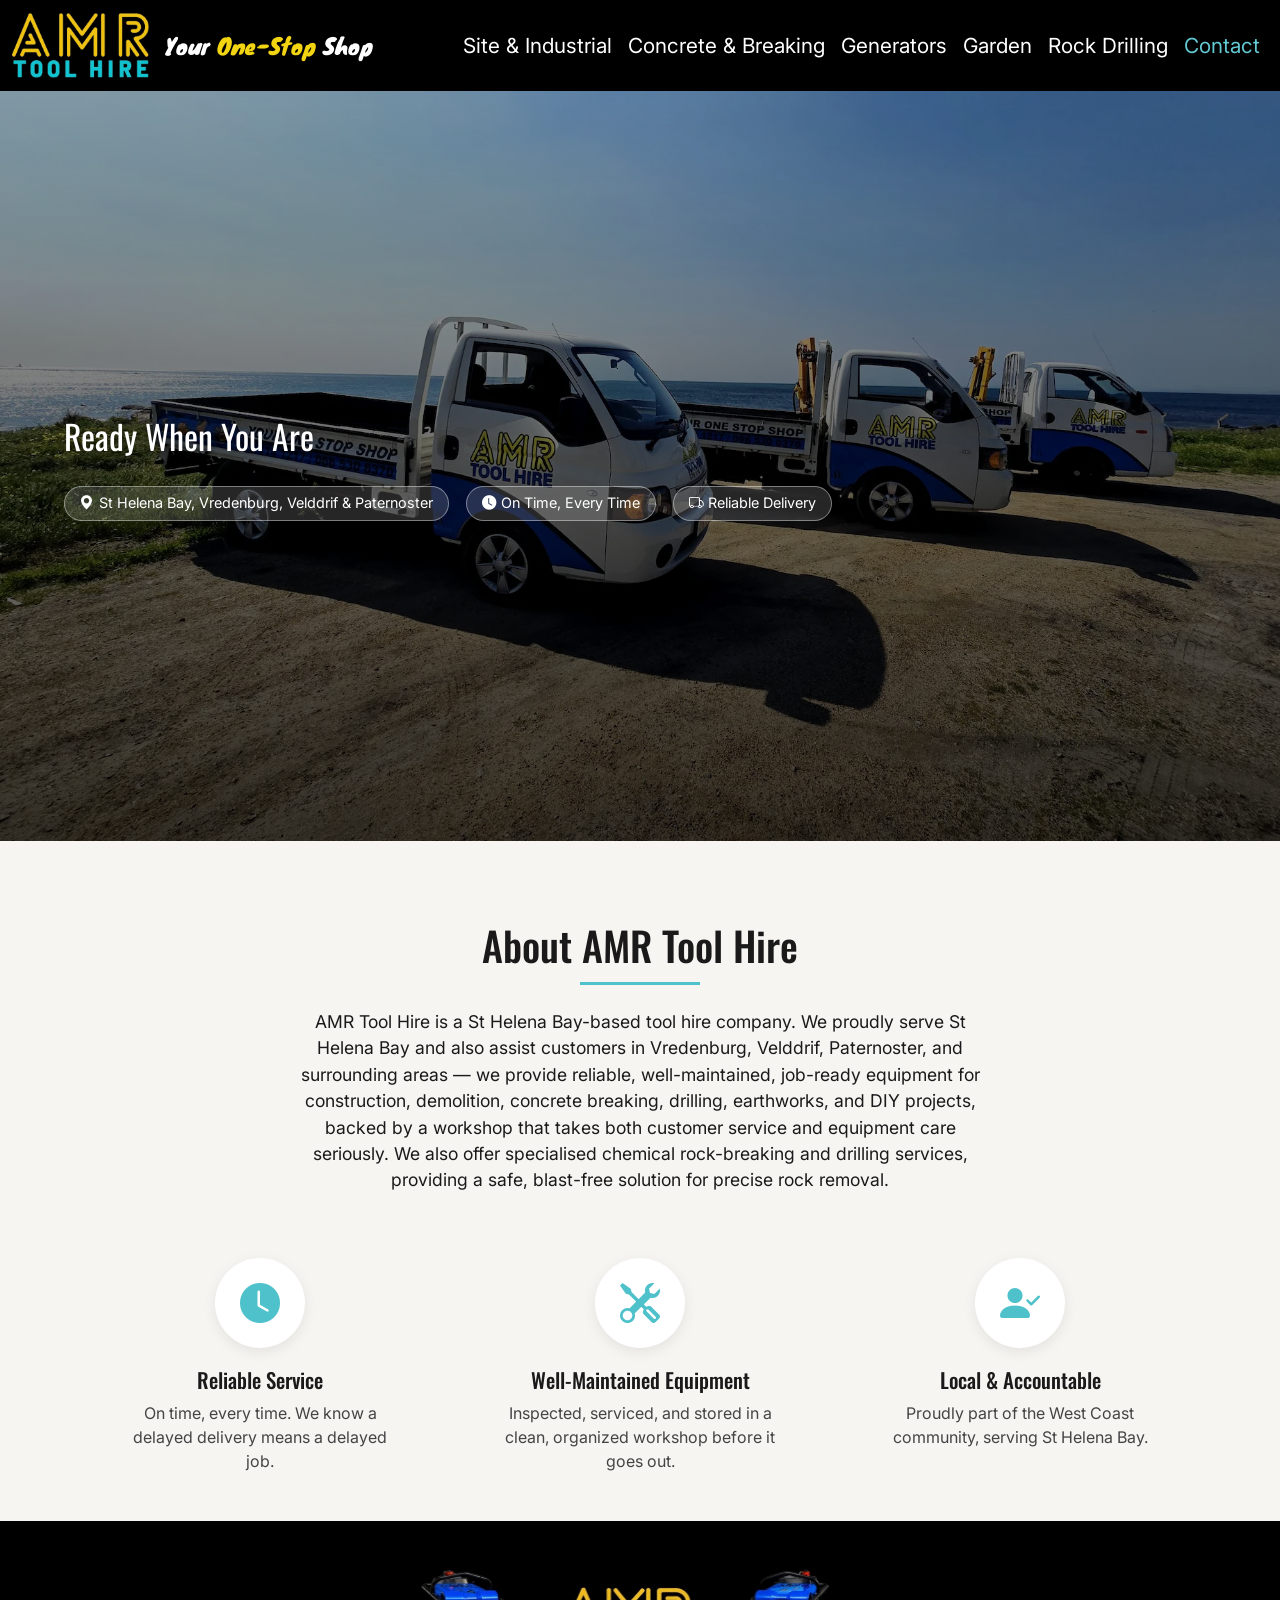
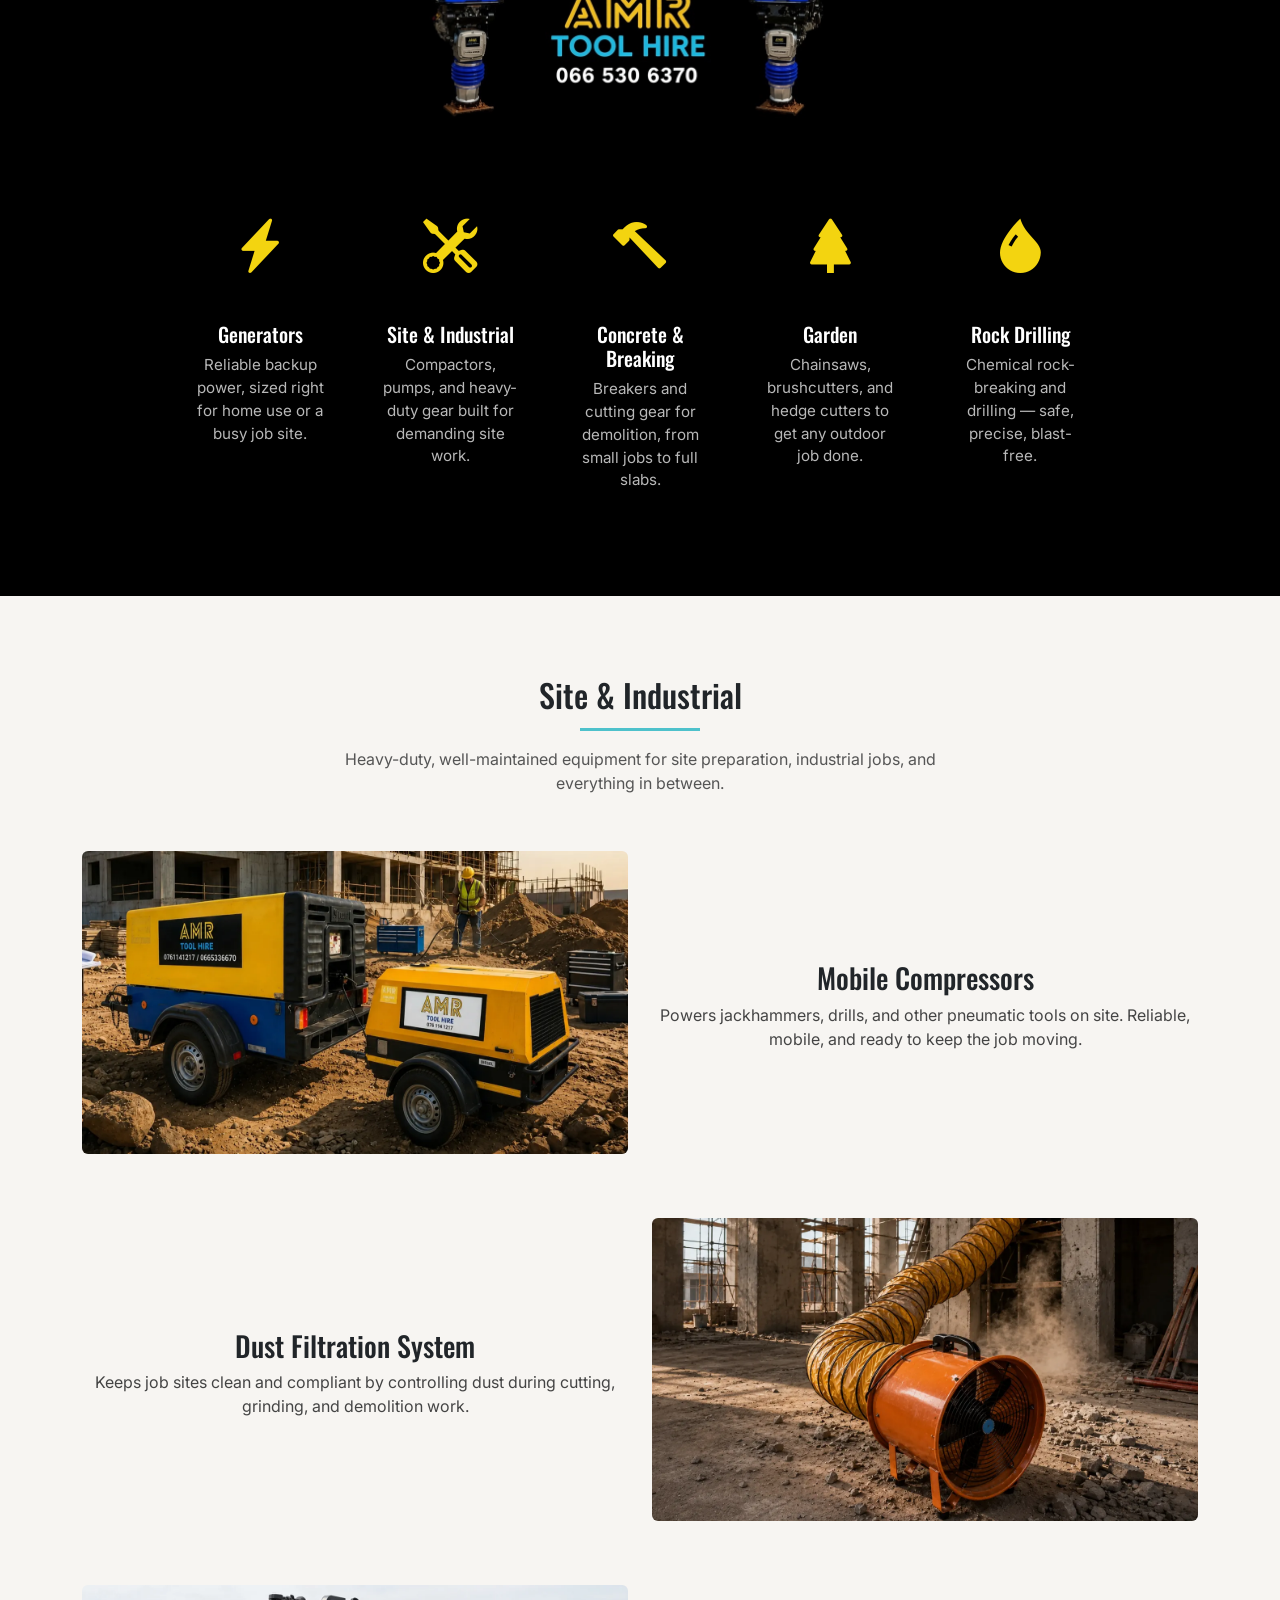
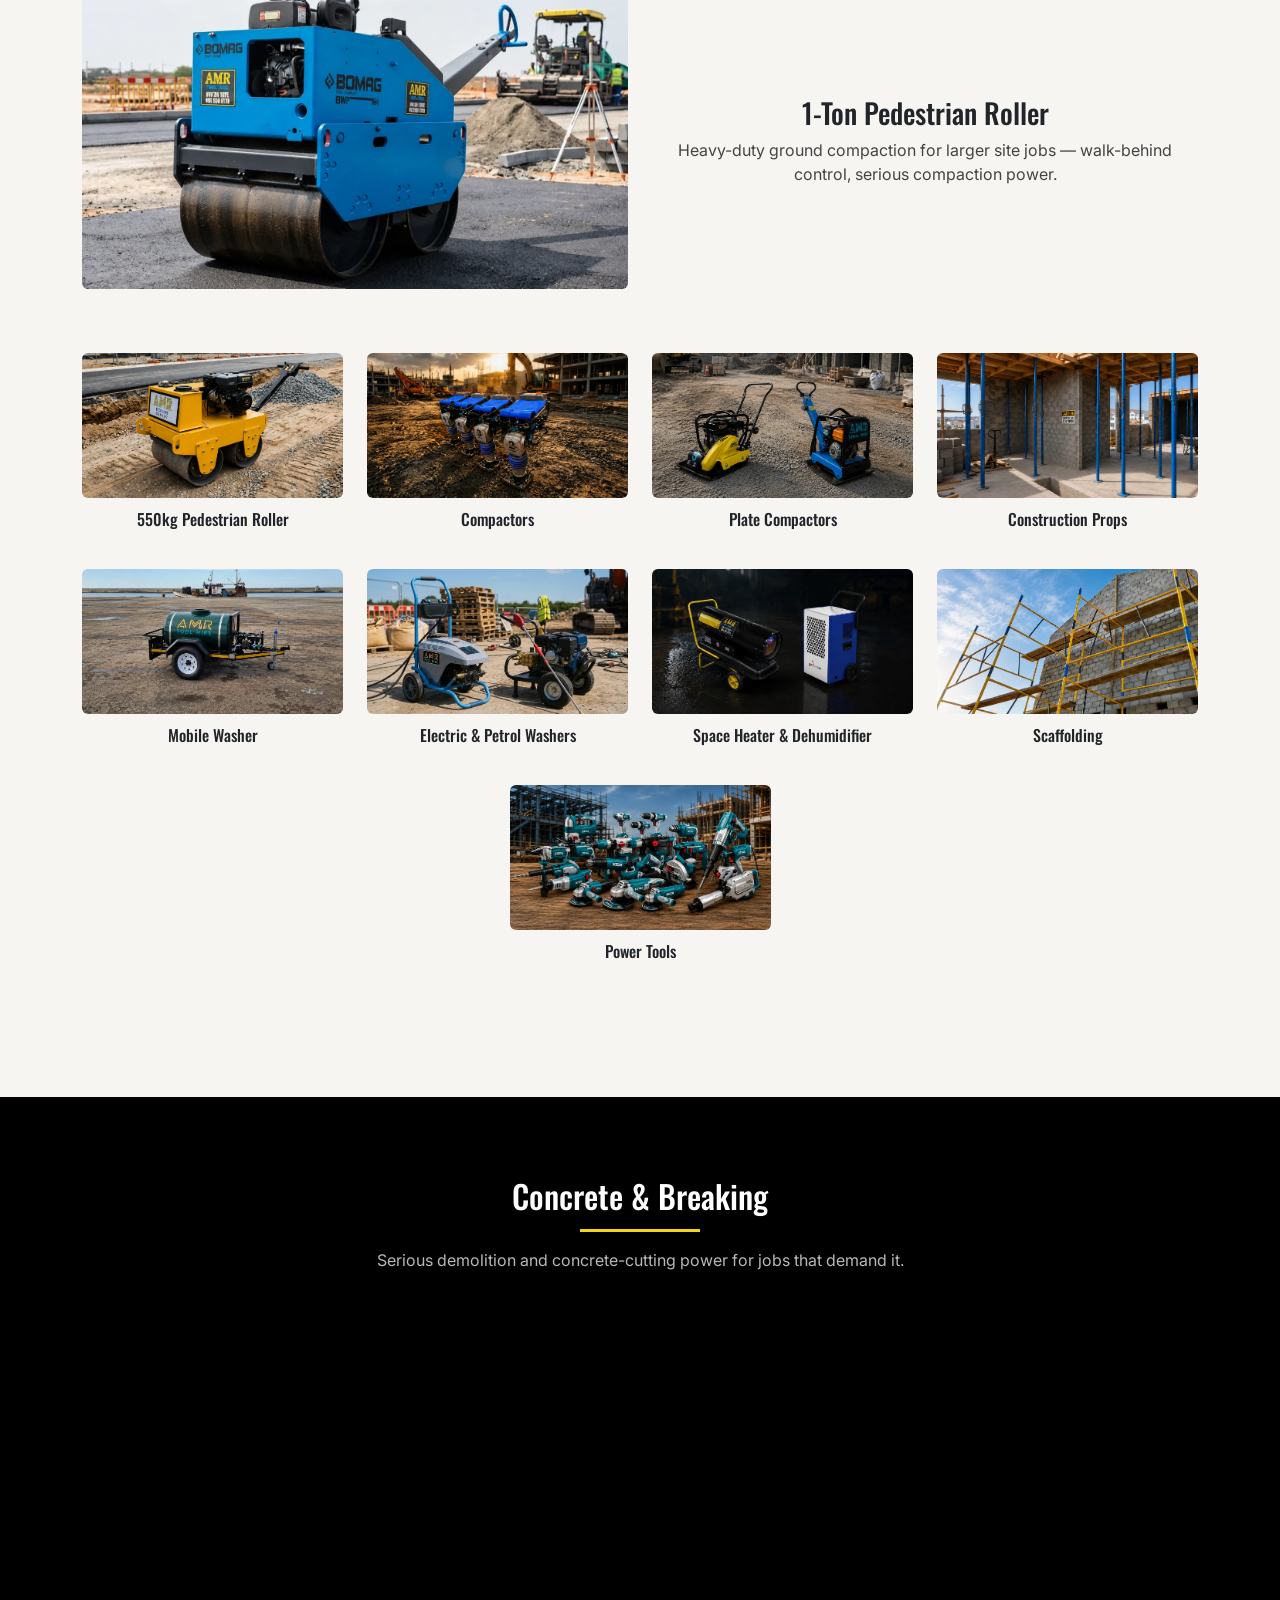
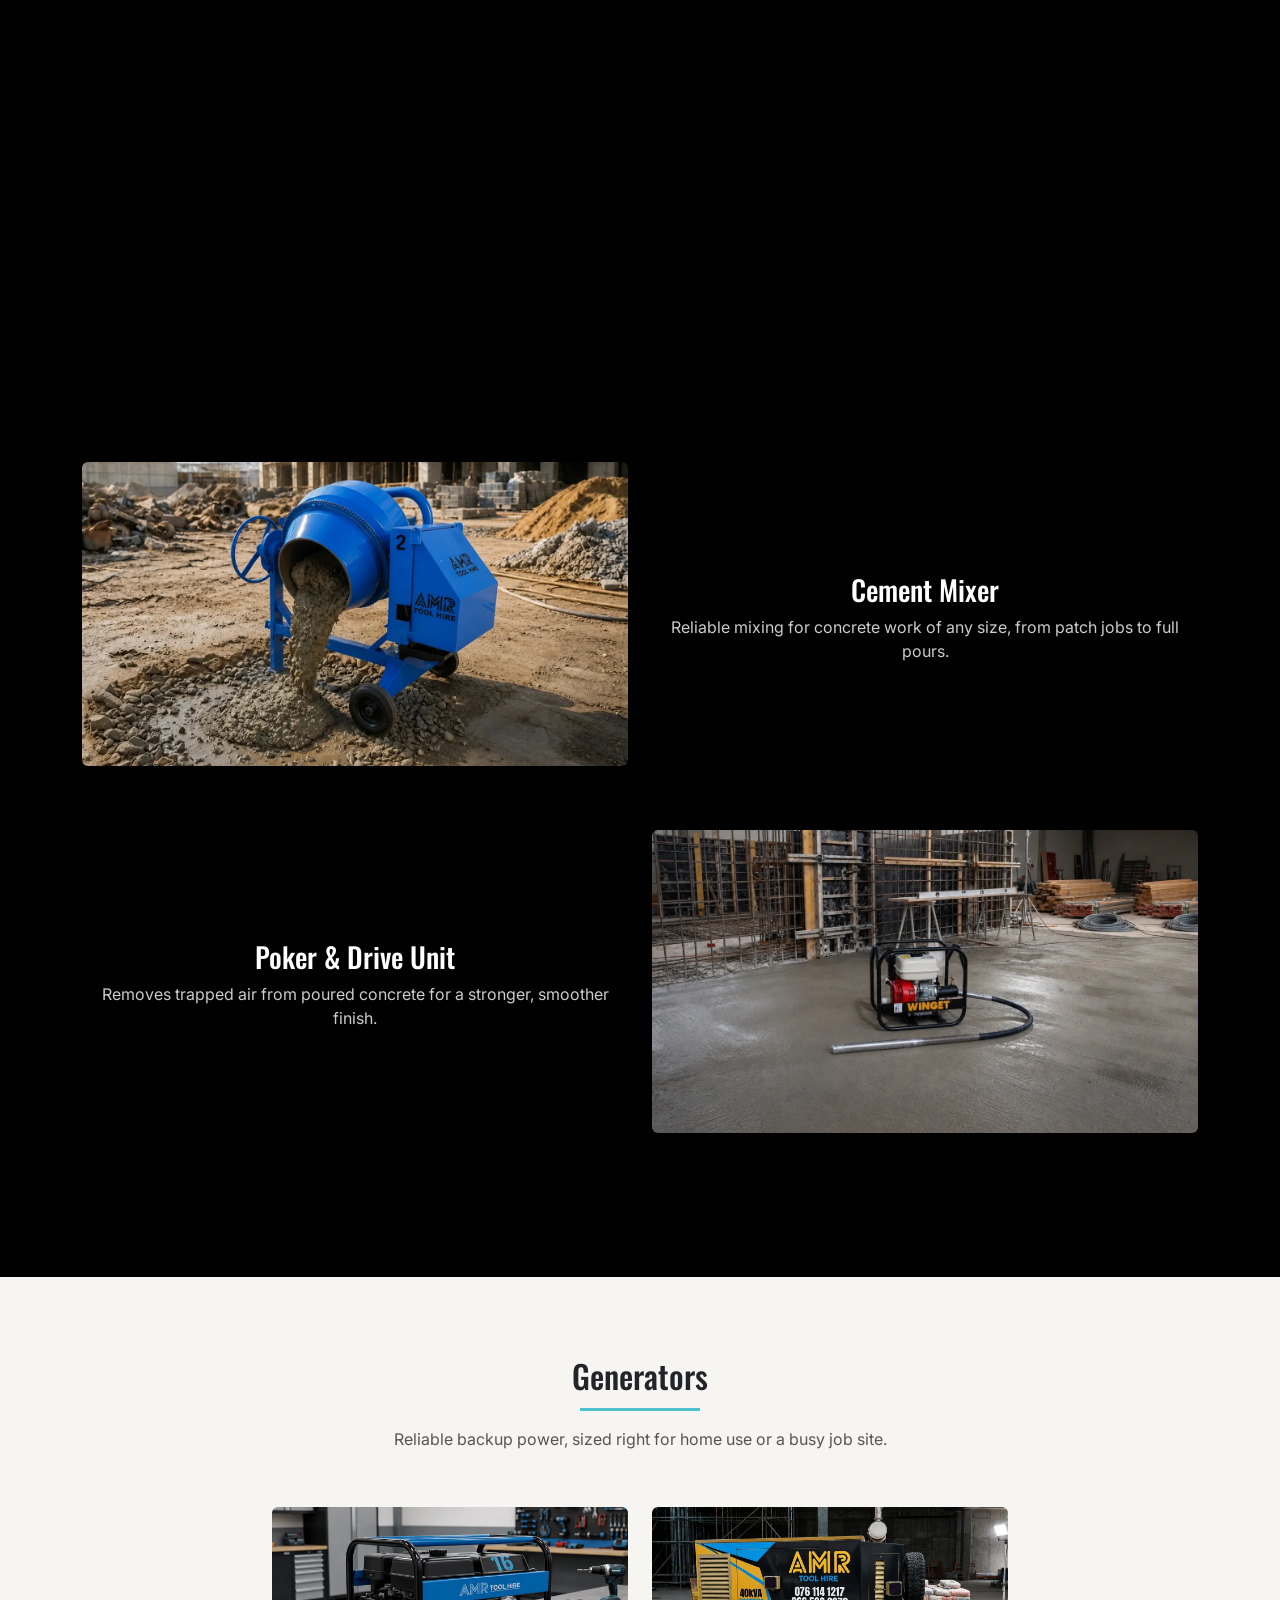
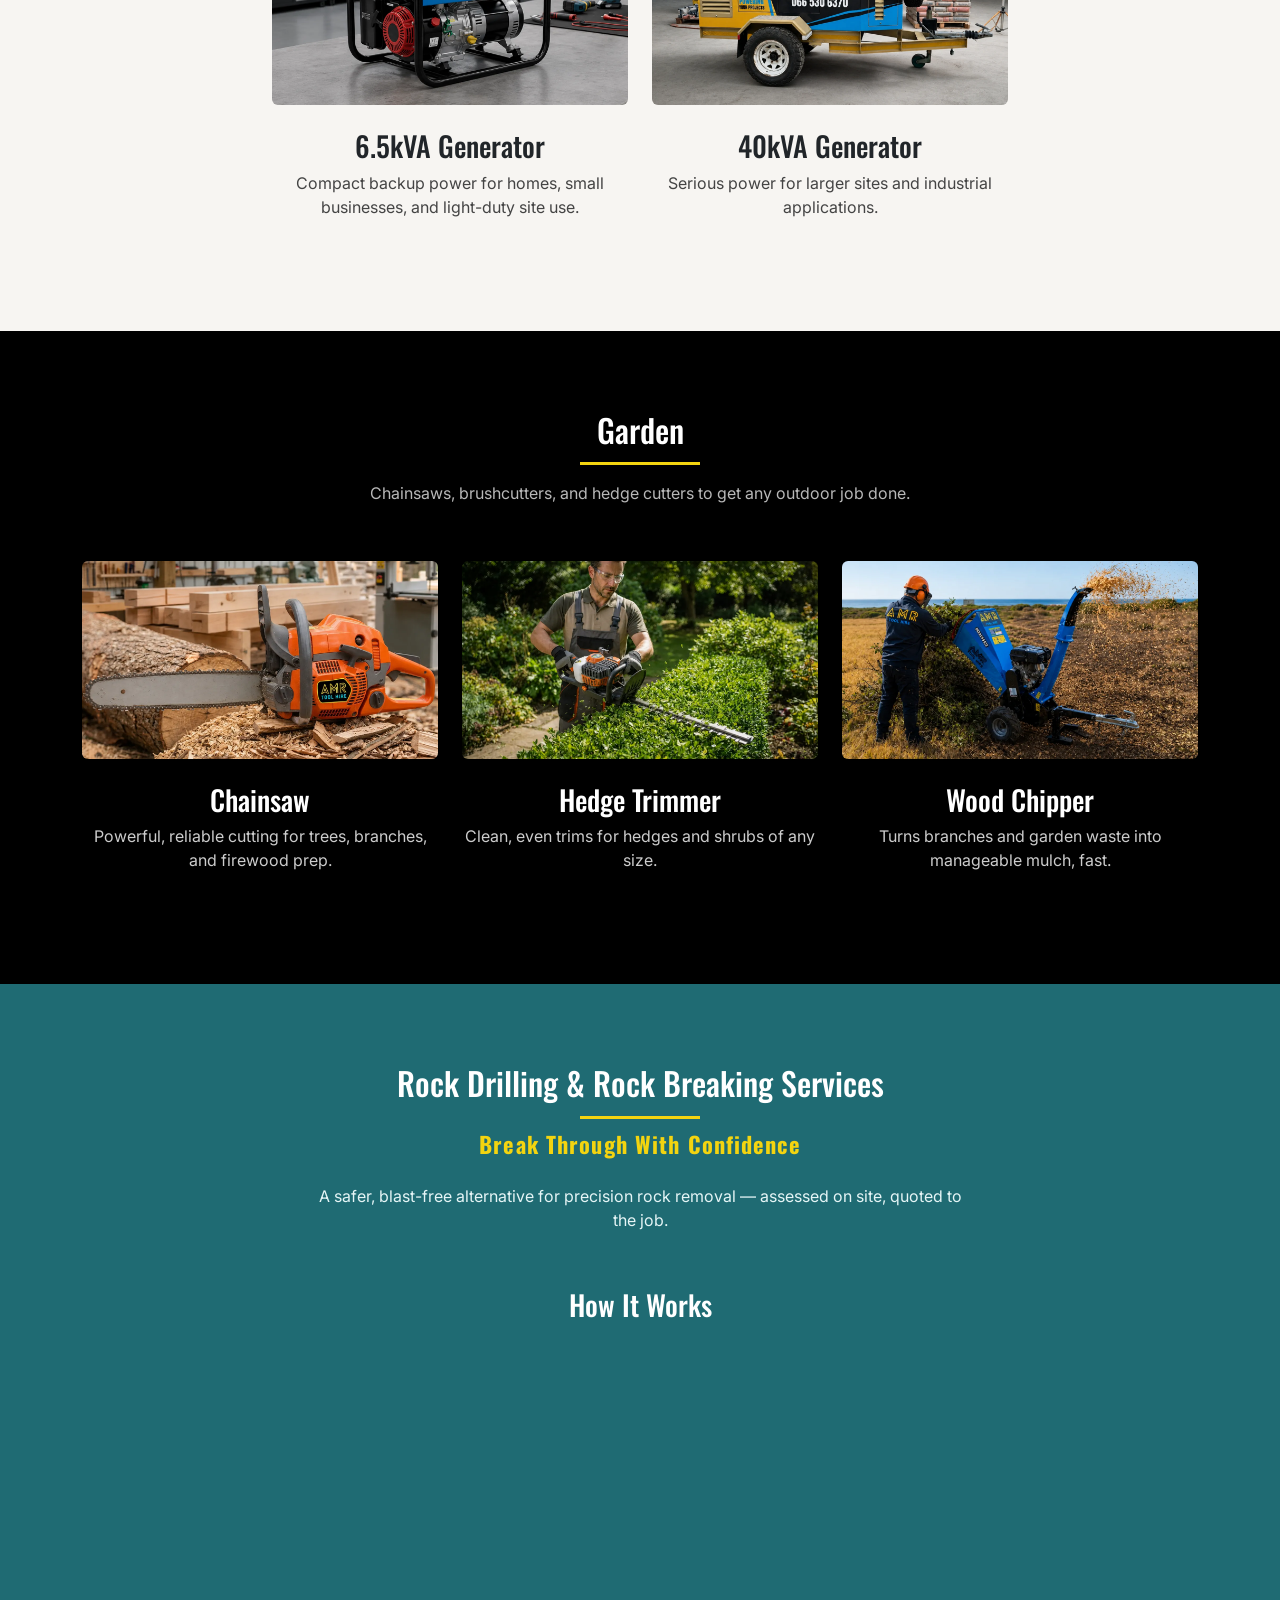
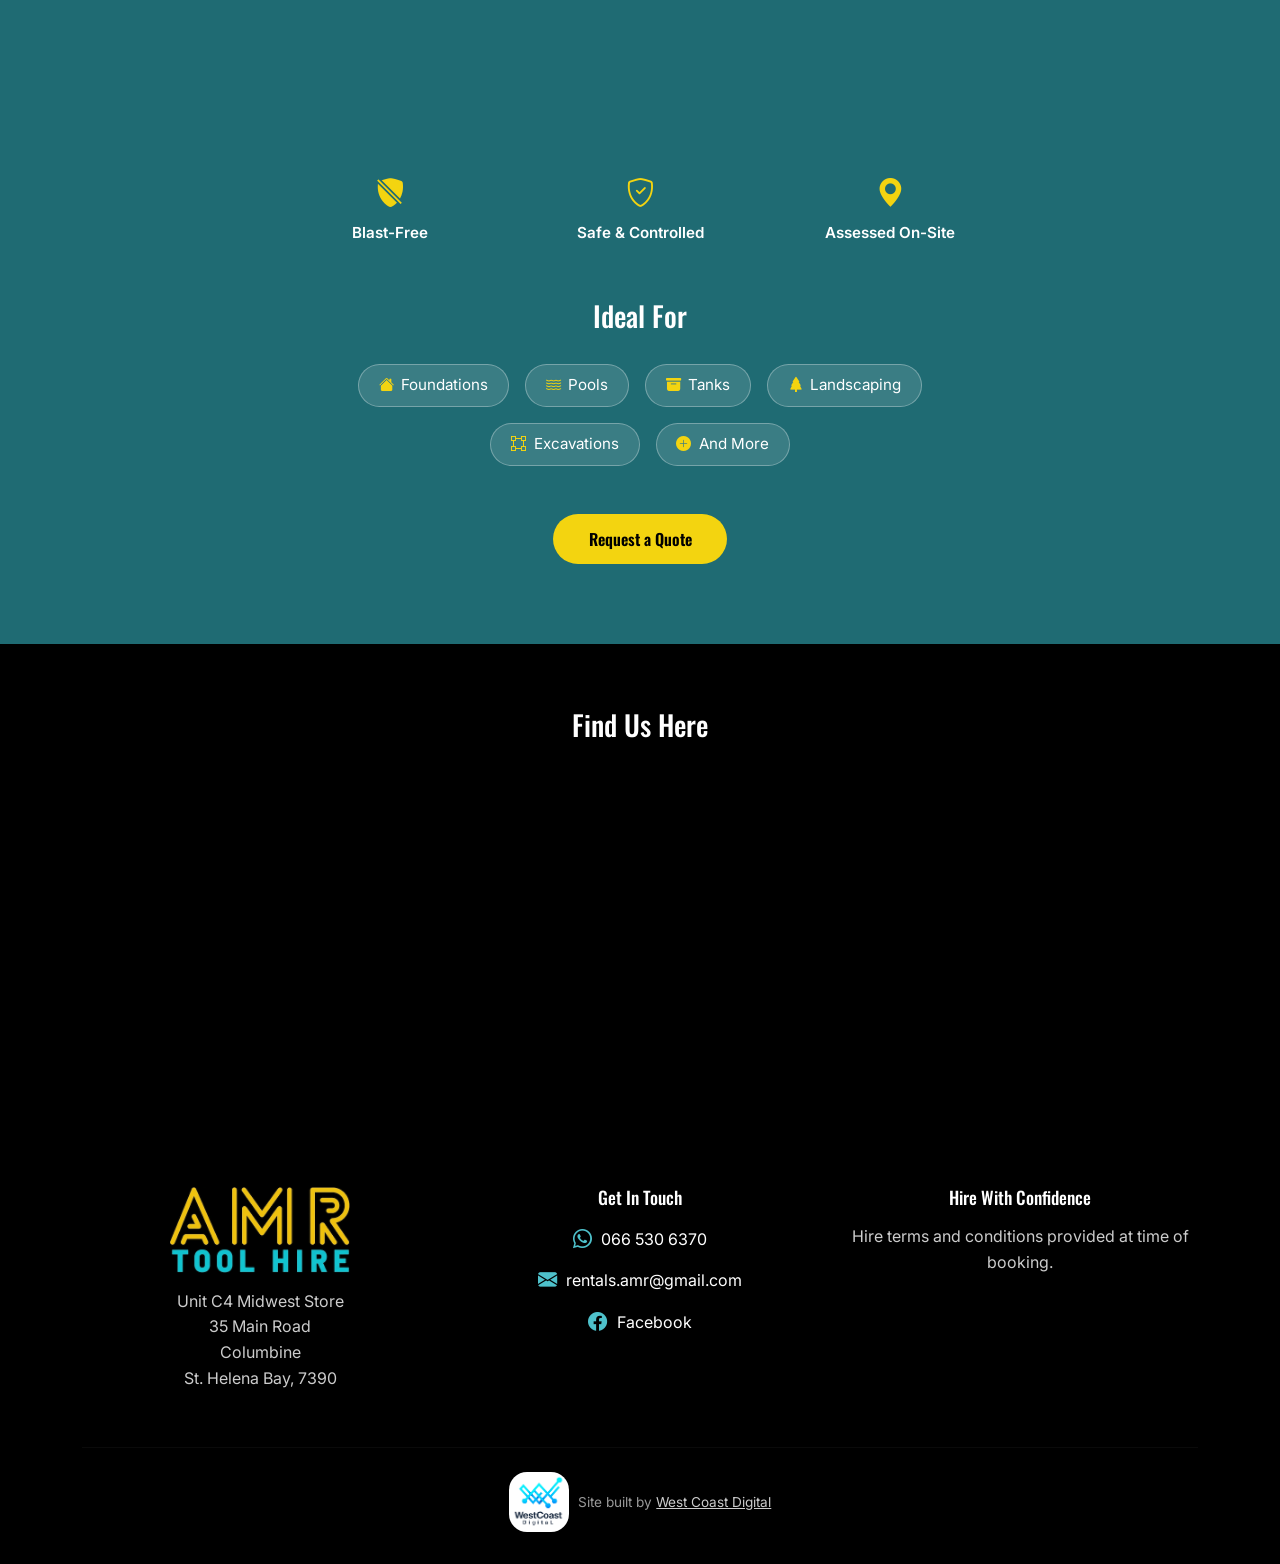
<file: index.html>
<!DOCTYPE html>
<html lang="en">
<head>
    <meta charset="UTF-8">
    <meta name="viewport" content="width=device-width, initial-scale=1.0">
    <title>AMR Tool Hire | Your One-Stop Shop - St Helena Bay</title>

    <meta name="description" content="AMR Tool Hire — tool and equipment hire in St Helena Bay, Vredenburg, Velddrif & Paternoster. Site equipment, concrete breaking, generators, garden tools, and chemical rock drilling.">

<meta property="og:title" content="AMR Tool Hire — Tool & Equipment Hire, St Helena Bay">
<meta property="og:description" content="Well-maintained equipment for site work, concrete breaking, generators, garden tools, and rock drilling. Serving the West Coast.">
<meta property="og:type" content="website">
<meta property="og:url" content="https://www.amrtoolhire.co.za/">
<meta property="og:image" content="https://www.amrtoolhire.co.za/images/fleet.webp">
<meta name="twitter:card" content="summary_large_image">

<link rel="icon" type="image/webp" href="images/favicon.webp">
<link rel="icon" type="image/png" href="images/favicon.png">
<link rel="preconnect" href="https://fonts.googleapis.com">
<link rel="preconnect" href="https://fonts.gstatic.com" crossorigin>
<link href="https://fonts.googleapis.com/css2?family=Knewave&family=Oswald:wght@500;700&family=Inter:wght@400;500;600&display=swap" rel="stylesheet">
<link rel="stylesheet" href="https://cdn.jsdelivr.net/npm/bootstrap-icons@1.11.3/font/bootstrap-icons.min.css">


    <link href="https://cdn.jsdelivr.net/npm/bootstrap@5.3.8/dist/css/bootstrap.min.css" rel="stylesheet" integrity="sha384-sRIl4kxILFvY47J16cr9ZwB07vP4J8+LH7qKQnuqkuIAvNWLzeN8tE5YBujZqJLB" crossorigin="anonymous">
    <link rel="stylesheet" href="styles.css">
</head>
<body data-bs-spy="scroll" data-bs-target="#mainNav" data-bs-root-margin="0px 0px -40%">
<header class="sticky-top" id="mainNav">

  <!-- Navbar -->

  <nav class="navbar navbar-expand-xl">
  <div class="container-fluid">
    <a class="navbar-brand" href="#about"><img src="images/logo.webp" alt="AMR Tool Hire Logo" id="logo" width="240" height="65"></a>

   <span class="navbar-slogan d-none d-xl-block">Your <span class="slogan-accent">One-Stop</span> Shop</span>

    <button class="navbar-toggler" id="navbarToggler" type="button" data-bs-toggle="offcanvas" data-bs-target="#navOffcanvas" aria-controls="navOffcanvas" aria-label="Toggle navigation">
  <span class="navbar-toggler-icon"></span>
</button>

    <div class="offcanvas offcanvas-end offcanvas-xl" tabindex="-1" id="navOffcanvas" aria-labelledby="navOffcanvasLabel">
    <div class="offcanvas-header">
    <div class="offcanvas-title" id="navOffcanvasLabel">Menu</div>
        <button class="btn-close" id="togglerClose" data-bs-dismiss="offcanvas" aria-label="Close"></button>
      </div>
      <div class="offcanvas-body">
        <ul class="navbar-nav justify-content-end flex-grow-1">
          <li class="nav-item" ><a class="nav-link" href="#site-industrial">Site & Industrial</a></li>
          <li class="nav-item" ><a class="nav-link" href="#breaking-concrete">Concrete & Breaking</a></li>
          <li class="nav-item" ><a class="nav-link" href="#generators">Generators</a></li>
          <li class="nav-item" ><a class="nav-link" href="#garden">Garden</a></li>
          <li class="nav-item" ><a class="nav-link" href="#rock-drilling">Rock Drilling</a></li>
          <li class="nav-item" ><a class="nav-link nav-link-contact" href="#contact">Contact</a></li>
        </ul>

        <p class="navbar-slogan-mobile d-xl-none text-center">Your <span class="slogan-accent-mobile">One-Stop</span> Shop</p>
      </div>
    </div>
  </div>
</nav>
</header>

<main>
  <div id="heroCarousel" class="carousel slide carousel-fade" data-bs-ride="carousel"  data-bs-interval="5000"data-bs-pause="false">

    <div class="carousel-inner">

      <!-- Slide 1: Fleet -->
      <div class="carousel-item active">
        <img src="images/fleet.webp" class="d-block w-100" alt="AMR Tool Hire equipment fleet ready for delivery in St Helena Bay">
        <div class="hero-content">
          <p class="hero-content-h1">Ready When You Are</p>
          <div class="hero-badges">
            <span class="badge-item" style="animation-delay: 0.3s;"><i class="bi bi-geo-alt-fill " aria-hidden="true"></i> St Helena Bay, Vredenburg, Velddrif & Paternoster</span>
            <span class="badge-item" style="animation-delay: 0.5s;"><i class="bi bi-clock-fill" aria-hidden="true"></i> On Time, Every Time</span>
            <span class="badge-item" style="animation-delay: 0.7s;"><i class="bi bi-truck" aria-hidden="true"></i> Reliable Delivery</span>
          </div>
        </div>
      </div>

      <!-- Slide 2: Rock Drilling -->
      <div class="carousel-item">
        <img src="images/rockDrilling.webp" class="d-block w-100" alt="Rock drilling service using liquid rock-breaking formula, no blasting required">
        <div class="hero-content">
          <p class="hero-content-h1">Precision Rock Drilling and Breaking</p>
          <div class="hero-badges">
            <span class="badge-item" style="animation-delay: 0.3s;"><i class="bi bi-droplet-fill" aria-hidden="true"></i> Chemical Solutions</span>
            <span class="badge-item" style="animation-delay: 0.5s;"><i class="bi bi-shield-check" aria-hidden="true"></i> Safe for People & Environment</span>
            <span class="badge-item" style="animation-delay: 0.7s;"><i class="bi bi-lightning-fill" aria-hidden="true"></i> Smarter, Faster</span>
          </div>
          <a href="#rock-drilling" class="btn btn-hero-cta" style="animation-delay: 0.9s;">Learn More</a>
        </div>
      </div>

      <!-- Slide 3: Equipment -->
      <div class="carousel-item">
        <img src="images/equipment.webp" class="d-block w-100" alt="Mobile compressors on site, heavy duty equipment for hire">
        <div class="hero-content">
          <p class="hero-content-h1">Heavy Duty. Job Ready.</p>
          <div class="hero-badges">
            <span class="badge-item" style="animation-delay: 0.3s;"><i class="bi bi-gear-fill" aria-hidden="true"></i> Maintained Equipment</span>
            <span class="badge-item" style="animation-delay: 0.5s;"><i class="bi bi-shield-check" aria-hidden="true"></i> Reliable</span>
            <span class="badge-item" style="animation-delay: 0.7s;"><i class="bi bi-award-fill" aria-hidden="true"></i> Professional Grade</span>
          </div>
        </div>
      </div>

    </div>
  </div>

  <!-- about section -->

 <section id="about" class="about-section" aria-labelledby="about-heading">
  <div class="container">
    <h1 id="about-heading">About AMR Tool Hire</h1>
    <p class="about-intro">
     AMR Tool Hire is a St Helena Bay-based tool hire company. We proudly serve
     St Helena Bay and also assist customers in Vredenburg, Velddrif, Paternoster,
     and surrounding areas — we provide reliable, well-maintained, job-ready
     equipment for construction, demolition, concrete breaking, drilling,
     earthworks, and DIY projects, backed by a workshop that takes both customer
     service and equipment care seriously. We also offer specialised chemical
     rock-breaking and drilling services, providing a safe, blast-free solution
     for precise rock removal.
    </p>

  <ul class="row about-pillars list-unstyled">
  <li class="col-md-4 about-pillar fade-in-item" style="transition-delay: 0s">
    <i class="bi bi-clock-fill" aria-hidden="true"></i>
    <h2>Reliable Service</h2>
    <p>On time, every time. We know a delayed delivery means a delayed job.</p>
  </li>
  <li class="col-md-4 about-pillar fade-in-item" style="transition-delay: 0.1s">
    <i class="bi bi-tools" aria-hidden="true"></i>
    <h2>Well-Maintained Equipment</h2>
    <p>Inspected, serviced, and stored in a clean, organized workshop before it goes out.</p>
  </li>
  <li class="col-md-4 about-pillar fade-in-item" style="transition-delay: 0.2s">
    <i class="bi bi-person-check-fill" aria-hidden="true"></i>
    <h2>Local & Accountable</h2>
    <p>Proudly part of the West Coast community, serving St Helena Bay.</p>
  </li>
</ul>
  </div>

  <div class="brand-divider">
  <img src="images/logoAndCompactors.webp" 
       class="divider-img img-fluid" 
       width="2576" 
       height="400" 
       alt="AMR Tool Hire logo with compactor equipment and contact number on either side, St Helena Bay tool hire">
</div>

  <!-- equipment teaser -->

<div class="equipment-teaser-wrap">
  <div class="container">
    <div class="row equipment-teaser">
       <div class="col-6 col-md-4 col-lg-2 equipment-card">
        <a href="#generators">
          <i class="bi bi-lightning-charge-fill" aria-hidden="true"></i>
          <h3>Generators</h3>
          <p>Reliable backup power, sized right for home use or a busy job site.</p>
        </a>
      </div>
      <div class="col-6 col-md-4 col-lg-2 equipment-card">
        <a href="#site-industrial">
          <i class="bi bi-tools" aria-hidden="true"></i>
          <h3>Site &amp; Industrial</h3>
          <p>Compactors, pumps, and heavy-duty gear built for demanding site work.</p>
        </a>
      </div>
      <div class="col-6 col-md-4 col-lg-2 equipment-card">
        <a href="#breaking-concrete">
          <i class="bi bi-hammer" aria-hidden="true"></i>
          <h3>Concrete &amp; Breaking</h3>
          <p>Breakers and cutting gear for demolition, from small jobs to full slabs.</p>
        </a>
      </div>
      <div class="col-6 col-md-4 col-lg-2 equipment-card">
        <a href="#garden">
          <i class="bi bi-tree-fill" aria-hidden="true"></i>
          <h3>Garden</h3>
          <p>Chainsaws, brushcutters, and hedge cutters to get any outdoor job done.</p>
        </a>
      </div>
      <div class="col-6 col-md-4 col-lg-2 equipment-card">
        <a href="#rock-drilling">
          <i class="bi bi-droplet-fill" aria-hidden="true"></i>
          <h3>Rock Drilling</h3>
          <p>Chemical rock-breaking and drilling — safe, precise, blast-free.</p>
        </a>
      </div>
    </div>
  </div>
</div>
</section>

<!-- site & industrial section -->

<section id="site-industrial" aria-labelledby="site-industrial-heading" class="site-industrial-section">
  <div class="container">
    <h2 id="site-industrial-heading">Site &amp; Industrial</h2>
    <p class="section-intro text-center mx-auto">Heavy-duty, well-maintained equipment for site preparation, industrial jobs, and everything in between.</p>

    <!-- Featured item 1 -->
    <div class="row align-items-center equipment-row fade-in-item">
      <div class="col-md-6">
        <img src="images/mobileCompressors.webp" alt="Mobile compressor unit, powers pneumatic tools on site" width="1350" height="750" class="img-fluid rounded" loading="lazy">
      </div>
      <div class="col-md-6 text-center">
        <h3>Mobile Compressors</h3>
        <p>Powers jackhammers, drills, and other pneumatic tools on site. Reliable, mobile, and ready to keep the job moving.</p>
      </div>
    </div>

    <!-- Featured item 2, reversed -->
    <div class="row align-items-center equipment-row flex-md-row-reverse fade-in-item">
      <div class="col-md-6">
        <img src="images/dustFiltrationSystem.webp" alt="Industrial dust filtration unit with extraction hose" width="1350" height="750" class="img-fluid rounded" loading="lazy">
      </div>
      <div class="col-md-6 text-center">
        <h3>Dust Filtration System</h3>
        <p>Keeps job sites clean and compliant by controlling dust during cutting, grinding, and demolition work.</p>
      </div>
    </div>

    <!-- Featured item 3 -->
    <div class="row align-items-center equipment-row fade-in-item">
      <div class="col-md-6">
        <img src="images/1tonPedestrianRoller.webp" alt="Walk-behind roller used for ground compaction on larger sites" width="1350" height="750" class="img-fluid rounded" loading="lazy">
      </div>
      <div class="col-md-6 text-center">
        <h3>1-Ton Pedestrian Roller</h3>
        <p>Heavy-duty ground compaction for larger site jobs — walk-behind control, serious compaction power.</p>
      </div>
    </div>

    <!-- Remaining equipment grid -->
    <ul class="row equipment-grid list-unstyled justify-content-center">
      <li class="col-6 col-md-4 col-lg-3 equipment-grid-item text-center fade-in-item" style="transition-delay: 0s">
        <img src="images/550kgPedestrianRoller.webp" alt="Smaller 550kg pedestrian roller, compact site compaction" width="1350" height="750" class="img-fluid rounded" loading="lazy">
        <h3>550kg Pedestrian Roller</h3>
      </li>
      <li class="col-6 col-md-4 col-lg-3 equipment-grid-item text-center fade-in-item" style="transition-delay: 0.06s">
        <img src="images/compactors.webp" alt="Range of compactors ready for hire" width="1350" height="750" class="img-fluid rounded" loading="lazy">
        <h3>Compactors</h3>
      </li>
      <li class="col-6 col-md-4 col-lg-3 equipment-grid-item text-center fade-in-item" style="transition-delay: 0.12s">
        <img src="images/plateCompactors.webp" alt="Plate compactor with vibrating base plate" width="1350" height="750" class="img-fluid rounded" loading="lazy">
        <h3>Plate Compactors</h3>
      </li>
      <li class="col-6 col-md-4 col-lg-3 equipment-grid-item text-center fade-in-item" style="transition-delay: 0.18s">
        <img src="images/constructionProps.webp" alt="Adjustable steel construction props stacked for hire" width="1350" height="750" class="img-fluid rounded" loading="lazy">
        <h3>Construction Props</h3>
      </li>
      <li class="col-6 col-md-4 col-lg-3 equipment-grid-item text-center fade-in-item" style="transition-delay: 0.24s">
        <img src="images/mobileWasher.webp" alt="Mobile high-pressure washer unit on wheels" width="1350" height="750" class="img-fluid rounded" loading="lazy">
        <h3>Mobile Washer</h3>
      </li>
      <li class="col-6 col-md-4 col-lg-3 equipment-grid-item text-center fade-in-item" style="transition-delay: 0.3s">
        <img src="images/electricAndPetrolWashers.webp" alt="Electric and petrol-powered pressure washers, side by side" width="1350" height="750" class="img-fluid rounded" loading="lazy">
        <h3>Electric &amp; Petrol Washers</h3>
      </li>
      <li class="col-6 col-md-4 col-lg-3 equipment-grid-item text-center fade-in-item" style="transition-delay: 0.36s">
        <img src="images/spaceHeaterDehumidifier.webp" alt="Combined space heater and dehumidifier unit" width="1350" height="750" class="img-fluid rounded" loading="lazy">
        <h3>Space Heater &amp; Dehumidifier</h3>
      </li>
      <li class="col-6 col-md-4 col-lg-3 equipment-grid-item text-center fade-in-item" style="transition-delay: 0.42s">
        <img src="images/scaffolding.webp" alt="Scaffolding frames and boards for hire" width="1350" height="750" class="img-fluid rounded" loading="lazy">
        <h3>Scaffolding</h3>
      </li>
      <li class="col-6 col-md-4 col-lg-3 equipment-grid-item text-center fade-in-item" style="transition-delay: 0.48s">
        <img src="images/powertools.webp" alt="Range of power tools available for hire" width="1350" height="750" class="img-fluid rounded" loading="lazy">
        <h3>Power Tools</h3>
      </li>
    </ul>
  </div>
</section>

<!-- Concrete & Breaking Section -->

<section id="breaking-concrete" aria-labelledby="breaking-concrete-heading" class="breaking-concrete-section">
  <div class="container text-center">
    <h2 id="breaking-concrete-heading">Concrete &amp; Breaking</h2>
    <p class="section-intro text-center mx-auto">Serious demolition and concrete-cutting power for jobs that demand it.</p>

    <div class="row align-items-center equipment-row fade-in-item">
      <div class="col-md-6">
        <img src="images/jackhammers.webp" alt="Heavy-duty jackhammer for concrete and rock demolition" width="1350" height="750" class="img-fluid rounded" loading="lazy">
      </div>
      <div class="col-md-6 text-center">
        <h3>Jackhammers</h3>
        <p>From small breakers to full demolition power — sized for the job, ready to work.</p>
      </div>
    </div>

    <div class="row align-items-center equipment-row flex-md-row-reverse fade-in-item">
      <div class="col-md-6">
        <img src="images/concreteCutter.webp" alt="Petrol-powered floor saw for cutting concrete slabs" width="1350" height="750" class="img-fluid rounded" loading="lazy">
      </div>
      <div class="col-md-6">
        <h3>Concrete Cutter</h3>
        <p>Clean, precise cuts through concrete floors and slabs.</p>
      </div>
    </div>

    <div class="row align-items-center equipment-row fade-in-item">
      <div class="col-md-6">
        <img src="images/cementMixer.webp" alt="400 litre cement mixer for hire" width="1350" height="750" class="img-fluid rounded" loading="lazy">
      </div>
      <div class="col-md-6">
        <h3>Cement Mixer</h3>
        <p>Reliable mixing for concrete work of any size, from patch jobs to full pours.</p>
      </div>
    </div>

    <div class="row align-items-center equipment-row flex-md-row-reverse fade-in-item">
      <div class="col-md-6">
        <img src="images/pokerAndDriveUnit.webp" alt="Vibrating poker and petrol drive unit for concrete work" width="1350" height="750" class="img-fluid rounded" loading="lazy">
      </div>
      <div class="col-md-6">
        <h3>Poker &amp; Drive Unit</h3>
        <p>Removes trapped air from poured concrete for a stronger, smoother finish.</p>
      </div>
    </div>
  </div>
</section>

<!-- Generators Section -->

<section id="generators" aria-labelledby="generators-heading" class="generators-section">
  <div class="container text-center">
    <h2 id="generators-heading">Generators</h2>
    <p class="section-intro text-center mx-auto">Reliable backup power, sized right for home use or a busy job site.</p>

    <ul class="row justify-content-center g-4 list-unstyled generator-grid">
      <li class="col-md-5 col-lg-4 generator-card fade-in-item" style="transition-delay: 0s">
        <img src="images/generator6_5kva.webp" alt="6.5kVA generator with AVR for home and small business backup power" width="1350" height="750" class="img-fluid rounded" loading="lazy">
        <h3>6.5kVA Generator</h3>
        <p>Compact backup power for homes, small businesses, and light-duty site use.</p>
      </li>
      <li class="col-md-5 col-lg-4 generator-card fade-in-item" style="transition-delay: 0.1s">
        <img src="images/40kvaGenerator.webp" alt="40kVA generator for industrial and large site power needs" width="1350" height="750" class="img-fluid rounded" loading="lazy">
        <h3>40kVA Generator</h3>
        <p>Serious power for larger sites and industrial applications.</p>
      </li>
      <!-- Add additional <li> here if a third generator size is confirmed -->
    </ul>
  </div>
</section>

<!-- Garden Section -->

<section id="garden" aria-labelledby="garden-heading" class="garden-section">
  <div class="container text-center">
    <h2 id="garden-heading">Garden</h2>
    <p class="section-intro text-center mx-auto">Chainsaws, brushcutters, and hedge cutters to get any outdoor job done.</p>

    <ul class="row justify-content-center g-4 list-unstyled garden-grid">
      <li class="col-md-5 col-lg-4 garden-card fade-in-item" style="transition-delay: 0s">
        <img src="images/chainsaw.webp" alt="Petrol chainsaw for tree cutting and pruning" width="1350" height="750" class="img-fluid rounded" loading="lazy">
        <h3>Chainsaw</h3>
        <p>Powerful, reliable cutting for trees, branches, and firewood prep.</p>
      </li>
      <li class="col-md-5 col-lg-4 garden-card fade-in-item" style="transition-delay: 0.1s">
        <img src="images/petrolHedgeTrimmer.webp" alt="Petrol-powered hedge trimmer for garden maintenance" width="1350" height="750" class="img-fluid rounded" loading="lazy">
        <h3>Hedge Trimmer</h3>
        <p>Clean, even trims for hedges and shrubs of any size.</p>
      </li>
      <li class="col-md-5 col-lg-4 garden-card fade-in-item" style="transition-delay: 0.2s">
        <img src="images/woodchipper.webp" alt="Wood chipper for garden waste and branch disposal" width="1350" height="750" class="img-fluid rounded" loading="lazy">
        <h3>Wood Chipper</h3>
        <p>Turns branches and garden waste into manageable mulch, fast.</p>
      </li>
    </ul>
  </div>
</section>

<!-- Rock Drilling Section -->

<section id="rock-drilling" aria-labelledby="rock-drilling-heading" class="rock-drilling-section">
  <div class="container text-center">
    <h2 id="rock-drilling-heading">Rock Drilling &amp; Rock Breaking Services</h2>
    <p class="rock-drilling-tagline">Break Through With Confidence</p>
    <p class="section-intro mx-auto">A safer, blast-free alternative for precision rock removal — assessed on site, quoted to the job.</p>

    <!-- How It Works -->
    <h3 class="rock-drilling-subheading">How It Works</h3>
    <ol class="row rock-steps list-unstyled g-4">
      <li class="col-md-4 rock-step fade-in-item" style="transition-delay: 0s">
        <div class="rock-step-card">
          <span class="rock-step-number" aria-hidden="true">1</span>
          <img src="images/rockBreakingFirst.webp" alt="Drilling equipment boring precision holes into rock at a job site" width="1350" height="750" class="img-fluid rounded" loading="lazy">
          <h4>Drill</h4>
          <p>Precision drilling at strategic points to the required depth.</p>
        </div>
      </li>
      <li class="col-md-4 rock-step fade-in-item" style="transition-delay: 0.1s">
        <div class="rock-step-card">
          <span class="rock-step-number" aria-hidden="true">2</span>
          <img src="images/rockBreakingSecond.webp" alt="Specialised chemical solution being applied into drilled rock holes" width="1350" height="750" class="img-fluid rounded" loading="lazy">
          <h4>Chemical Application</h4>
          <p>Specialised chemicals are inserted into the drilled holes to expand and weaken the rock.</p>
        </div>
      </li>
      <li class="col-md-4 rock-step fade-in-item" style="transition-delay: 0.2s">
        <div class="rock-step-card">
          <span class="rock-step-number" aria-hidden="true">3</span>
          <img src="images/rockBreakingFinal.webp" alt="Rock cracked and broken apart cleanly after chemical treatment" width="1350" height="750" class="img-fluid rounded" loading="lazy">
          <h4>Rock Breaks Apart</h4>
          <p>The rock naturally cracks and breaks apart — clean, controlled, and efficient.</p>
        </div>
      </li>
    </ol>

    <!-- Trust badges -->
    <div class="row justify-content-center rock-trust-badges g-4">
      <div class="col-6 col-md-4 rock-trust-badge fade-in-item" style="transition-delay: 0s">
        <i class="bi bi-shield-slash-fill" aria-hidden="true"></i>
        <h4>Blast-Free</h4>
      </div>
      <div class="col-6 col-md-4 rock-trust-badge fade-in-item" style="transition-delay: 0.1s">
        <i class="bi bi-shield-check" aria-hidden="true"></i>
        <h4>Safe &amp; Controlled</h4>
      </div>
      <div class="col-6 col-md-4 rock-trust-badge fade-in-item" style="transition-delay: 0.2s">
        <i class="bi bi-geo-alt-fill" aria-hidden="true"></i>
        <h4>Assessed On-Site</h4>
      </div>
    </div>

    <!-- Ideal For -->
    <h3 class="rock-drilling-subheading">Ideal For</h3>
    <ul class="rock-ideal-for list-unstyled">
      <li><i class="bi bi-house-fill" aria-hidden="true"></i> Foundations</li>
      <li><i class="bi bi-water" aria-hidden="true"></i> Pools</li>
      <li><i class="bi bi-archive-fill" aria-hidden="true"></i> Tanks</li>
      <li><i class="bi bi-tree-fill" aria-hidden="true"></i> Landscaping</li>
      <li><i class="bi bi-bounding-box" aria-hidden="true"></i> Excavations</li>
      <li><i class="bi bi-plus-circle-fill" aria-hidden="true"></i> And More</li>
    </ul>

    <a href="https://wa.me/27665306370" class="btn btn-rock-cta" target="_blank" rel="noopener">Request a Quote <span class="visually-hidden"> (opens WhatsApp in a new tab)</span></a>
  </div>
</section>
  </main>

  <!-- Contact section -->

<footer id="contact" aria-labelledby="contact-heading" class="site-footer text-center">
  <div class="container">
    <h2 id="contact-heading" class="visually-hidden">Contact AMR Tool Hire</h2>

    <h3 class="footer-map-heading">Find Us Here</h3>
    <div class="footer-map mx-auto">
  <iframe 
    src="https://www.google.com/maps/embed?pb=!1m18!1m12!1m3!1d3356.192181087212!2d17.993968441248853!3d-32.73408727379118!2m3!1f0!2f0!3f0!3m2!1i1024!2i768!4f13.1!3m3!1m2!1s0x1c349d67d452a183%3A0x2dd70be61ceaaf2c!2sAMR%20Tool%20Hire!5e0!3m2!1sen!2sza!4v1785752084169!5m2!1sen!2sza"
    width="100%"
    height="350"
    style="border:0;"
    allowfullscreen=""
    loading="lazy"
    referrerpolicy="strict-origin-when-cross-origin"
    title="Map showing AMR Tool Hire location, Columbine, St Helena Bay">
  </iframe>
    </div>

    <div class="row footer-main gy-4 justify-content-center mt-5">
      <div class="col-md-4 footer-col">
        <img src="images/logo.webp" alt="AMR Tool Hire logo" width="180" height="80" class="footer-logo" loading="lazy">
        <p>Unit C4 Midwest Store<br>
           35 Main Road<br>
           Columbine<br>
           St. Helena Bay, 7390</p>
      </div>

      <div class="col-md-4 footer-col">
        <h3>Get In Touch</h3>
        <ul class="list-unstyled footer-contact-list justify-content-center d-flex flex-column align-items-center">
          <li>
            <a href="https://wa.me/27665306370" target="_blank" rel="noopener">
              <i class="bi bi-whatsapp" aria-hidden="true"></i> 066 530 6370
            </a>
          </li>
          <li>
            <a href="mailto:rentals.amr@gmail.com">
              <i class="bi bi-envelope-fill" aria-hidden="true"></i> rentals.amr@gmail.com
            </a>
          </li>
          <li>
            <a href="https://www.facebook.com/share/1FJhqPPeZ9/?mibextid=wwXIfr" target="_blank" rel="noopener">
              <i class="bi bi-facebook" aria-hidden="true"></i> Facebook
            </a>
          </li>
        </ul>
      </div>

      <div class="col-md-4 footer-col">
        <h3>Hire With Confidence</h3>
        <p>Hire terms and conditions provided at time of booking.</p>
      </div>
    </div>

    <hr class="footer-divider">

    <div class="dev-credit d-flex align-items-center justify-content-center">
      <img src="images/westCoastDigitalLogo.webp" alt="West Coast Digital logo" width="60" height="60" loading="lazy">
      <p class="mb-0">Site built by <a href="mailto:westcoastdigital.roche@gmail.com">West Coast Digital</a></p>
    </div>
  </div>
</footer>

   <script src="https://cdn.jsdelivr.net/npm/bootstrap@5.3.8/dist/js/bootstrap.bundle.min.js" integrity="sha384-FKyoEForCGlyvwx9Hj09JcYn3nv7wiPVlz7YYwJrWVcXK/BmnVDxM+D2scQbITxI" crossorigin="anonymous"></script> 
   <!-- Bump ?v=X every time app.js is edited, so browsers don't serve a stale cached version -->
  <script src="app.js?v=3"></script>
</body>
</html>
</file>
<file: styles.css>
html {
  scroll-behavior: smooth;
  overflow-x: clip;
  scroll-padding-top: 40px;
}

@media (prefers-reduced-motion: reduce) {
  html {
    scroll-behavior: auto;
  }
}

body, .nav-link, p {
  font-family: 'Inter', sans-serif;
}

/* To make the page fixed when offcanvas opened */

@media (max-width: 1199.98px) {
  body {
    padding-right: 0 !important;
  }
}

h1, h2, h3 {
  font-family: 'Oswald', sans-serif;
}

/* ===== Main Nav & Offcanvas ===== */

#mainNav {
  z-index: 1030;
}

#mainNav, .offcanvas {
  background-color: #000000;
  --bs-navbar-color: #ffffff;
  --bs-navbar-hover-color: #87d9e0;
  --bs-navbar-active-color: #87d9e0;
}

#logo {
  max-height: 65px;
  width: auto;
}

#navbarToggler,
#togglerClose {
  background-color: #ffffff;
}

@media (max-width: 991.98px) {
  #navOffcanvas {
    --bs-offcanvas-width: 100vw;
  }
}

.offcanvas-title {
  color: #dddddd;
}

/* ===== Nav Links (shared) ===== */

.navbar-nav {
  flex-wrap: nowrap;
}

.nav-link {
  position: relative;
  color: #ffffff;
  margin: 0 clamp(0.1em, 0.8vw, 0.3em);
  padding: 0.3em clamp(0.3em, 1vw, 0.75em);
  font-size: clamp(0.75rem, 1.4vw, 1rem);
  white-space: nowrap;
}

#navOffcanvas .nav-link {
  font-size: 1.2rem;
  margin: 0.6em 0;
}

.nav-link::after {
  content: '';
  position: absolute;
  bottom: 0;
  left: 50%;
  width: 0;
  height: 2px;
  background-color: #4ec1cb;
  transition: width 0.3s ease, left 0.3s ease;
}

.nav-link:hover::after {
  width: 80%;
  left: 10%;
}

.nav-link-about, .nav-link-contact {
  color: #63c9d2;
}

.nav-link-about::after, .nav-link-contact::after {
  background-color: #f9f95b;
}

.nav-link.active {
  color: #4ec1cb;
}

.nav-link.active::after {
  width: 80%;
  left: 10%;
}

/* Fixes stuck link color: Bootstrap applies hover color on :focus too,
   and focus lingers after a click. Reset it unless hovering or active. */
.nav-link:focus:not(:hover):not(.active) {
  color: #ffffff;
}

/* Offcanvas-specific nav overrides (larger, centered, touch-friendly) */

#navOffcanvas .navbar-nav {
  align-items: center;
}

#navOffcanvas .nav-link {
  font-size: 1.3rem;
}

/* ===== Slogan in navbar ===== */

.navbar-slogan {
  font-family: knewave, sans-serif;
  color: #ffffff;
  font-size: 1.4em;
}

.slogan-accent {
  color: #f3d410;
}

.navbar-slogan-mobile {
  font-family: knewave, sans-serif;
  color: #ffffff;
  font-size: 2em;
  margin-top: 3em;
}

.slogan-accent-mobile {
  color: #f3d410;
}

/*----------------------------------------------------------------------------------------------------------------------------*/

/* Carousel styles */

/* ===== Hero Carousel ===== */

.carousel-item {
  position: relative;
}

.carousel-item img {
  width: 100%;
  height: 85vh;
  max-height: 750px;
  object-fit: cover;
}

.hero-content {
  position: absolute;
  top: 0; left: 0; right: 0; bottom: 0;
  display: flex;
  flex-direction: column;
  justify-content: center;
  align-items: flex-start;
  padding: 2rem 4rem;
  background: linear-gradient(to top, rgba(0,0,0,0.75), rgba(0,0,0,0.35) 100%);
  color: #ffffff;
}

.hero-content-h1 {
  opacity: 0;
  animation: fadeSlideIn 0.6s ease forwards;
  animation-delay: 0.1s;
  text-shadow: 0 2px 8px rgba(0,0,0,0.5);
  font-size: 2.1em;
  font-family: 'Oswald', sans-serif;
}

.hero-badges {
  display: flex;
  flex-wrap: wrap;
  gap: 1.1rem;
  margin-top: 0.5rem;
}

.badge-item {
  opacity: 0;
  animation: fadeSlideIn 0.6s ease forwards;
  display: inline-flex;
  align-items: center;
  gap: 0.4em;
  background: rgba(255,255,255,0.15);
  border: 1px solid rgba(255,255,255,0.4);
  border-radius: 2em;
  padding: 0.4em 1em;
  font-size: 0.9rem;
}

.btn-hero-cta {
  opacity: 0;
  animation: fadeSlideIn 0.6s ease forwards;
  align-self: flex-start;
  margin-top: 1rem;
  background-color: #319aa3;
  color: #ffffff;
  border: none;
  padding: 0.6em 1.5em;
  border-radius: 2em;
  font-weight: 600;
  text-decoration: none;
}

.btn-hero-cta:hover {
  background-color: #3ba7b0;
  color: #ffffff;
}

@keyframes fadeSlideIn {
  from {
    opacity: 0;
    transform: translateY(15px);
  }
  to {
    opacity: 1;
    transform: translateY(0);
  }
}

@media (max-width: 599.98px) {
  .hero-content {
    padding: 1.25rem 1.5rem;
  }

  .hero-content-h1 {
    font-size: 1.5rem;
    line-height: 1.3;
  }

  .badge-item {
    font-size: 0.75rem;
    padding: 0.3em 0.7em;
    gap: 0.3em;
  }

  .hero-badges {
    gap: 0.5rem;
  }

  .btn-hero-cta {
    font-size: 0.9rem;
    padding: 0.5em 1.2em;
  }
}

@media (max-width: 399.98px) {
  .hero-content {
    padding: 1rem 1rem;
  }

  .hero-content-h1 {
    font-size: 1.15rem;
    line-height: 1.25;
  }

  .hero-badges {
    flex-direction: column;
    align-items: flex-start;
    gap: 0.4rem;
  }

  .badge-item {
    font-size: 0.7rem;
    padding: 0.3em 0.6em;
    white-space: normal;
  }

  .btn-hero-cta {
    font-size: 0.85rem;
    padding: 0.45em 1em;
    margin-top: 0.6rem;
  }
}

/* For users who prefer reduced motion */

@media (prefers-reduced-motion: reduce) {
  .hero-content-h1,
  .badge-item,
  .btn-hero-cta {
    animation: none !important;
    opacity: 1 !important;
    transform: none !important;
  }
}

/* --------------------------------------------------------------------------- */

/* About Section */

#about-heading {
  text-align: center;
  position: relative;
  margin-bottom: 1.5rem;
  padding-bottom: 1rem;
}

#about-heading::after {
  content: '';
  position: absolute;
  bottom: 0;
  left: 50%;
  transform: translateX(-50%);
  width: 120px;
  height: 3px;
  background-color: #4ec1cb;
}

.about-section {
  background-color: #f7f5f2;
  color: #1a1a1a;
  padding: 5rem 0 0;
}

.about-intro {
  max-width: 700px;
  margin: 0 auto 3rem;
  text-align: center;
  font-size: 1.1rem;
}

.about-pillars {
  justify-content: center;
  text-align: center;
}

.about-pillar {
  display: flex;
  flex-direction: column;
  align-items: center;
  padding: 1rem 1.5rem;
   opacity: 0;
  transform: translateY(35px) scale(0.92);
  transition: opacity 0.6s ease, transform 0.6s ease;
}



.about-pillar i {
  font-size: 2.5rem;
  color: #4ec1cb;
  background-color: #ffffff;
  width: 90px;
  height: 90px;
  display: flex;
  align-items: center;
  justify-content: center;
  border-radius: 50%;
  box-shadow: 0 4px 14px rgba(0,0,0,0.08);
  margin-bottom: 1.25rem;
}

.about-pillar h2 {
  font-size: 1.3rem;
  margin-bottom: 0.5rem;
}

.about-pillar p {
  font-size: 1rem;
  color: #444444;
  max-width: 280px;
}

/* divider photo */

.divider-img {
  width: 100%;
  max-width: none;
  height: auto;
  object-fit: cover;
}

/* equipment teaser */

.equipment-teaser {
  justify-content: center;
}

.equipment-teaser-wrap {
  background-color: #000000;
  padding: 4rem 0 5rem;
  width: 100vw;
  position: relative;
  left: 50%;
  right: 50%;
  margin-left: -50vw;
  margin-right: -50vw;
}

.equipment-card a {
  display: flex;
  flex-direction: column;
  align-items: center;
  text-align: center;
  text-decoration: none;
  padding: 1.5rem 1rem;
  border-radius: 12px;
  transition: transform 0.25s ease, background-color 0.25s ease;
}

.equipment-card a:hover,
.equipment-card a:focus-visible {
  background-color: rgba(255,255,255,0.05);
  transform: translateY(-6px);
}

.equipment-card i {
  color: #f3d410;
  margin-bottom: 1rem;
   font-size: clamp(2.5rem, 1.8rem + 2vw, 3.5rem);
  width: clamp(70px, 5vw + 40px, 100px);
  height: clamp(70px, 5vw + 40px, 100px);
}

.equipment-card h3 {
  color: #ffffff;
  margin-bottom: 0.5rem;
  font-size: clamp(1rem, 0.85rem + 0.5vw, 1.25rem);
}

.equipment-card p {
  color: #b8b8b8;
  margin: 0;
  font-size: clamp(0.85rem, 0.75rem + 0.3vw, 0.95rem);
}

.equipment-card a:hover h3,
.equipment-card a:focus-visible h3 {
  color: #4ec1cb;
}

/* -------------------------------------------------------------------------------------------------------------------- */

/* Site & Industrial Section */

.site-industrial-section {
  background-color: #f7f5f2;
  padding: 5rem 0;
}

#site-industrial-heading {
  text-align: center;
  position: relative;
  margin-bottom: 1rem;
  padding-bottom: 1rem;
}

#site-industrial-heading::after {
  content: '';
  position: absolute;
  bottom: 0;
  left: 50%;
  transform: translateX(-50%);
  width: 120px;
  height: 3px;
  background-color: #4ec1cb;
}

.section-intro {
  text-align: center;
  max-width: 650px;
  margin: 0 auto 3.5rem;
  color: #555555;
}

.equipment-row {
  margin-bottom: 4rem;
}

.equipment-row h3 {
  margin-top: 1.5rem;
}

.equipment-row p {
  color: #444444;
}

.equipment-row img {
  width: 100%;
  height: auto;
}

/* Grid */

.equipment-grid {
  margin-top: 2rem;
  padding-left: 0;
}

.equipment-grid-item {
  margin-bottom: 2rem;
}

.equipment-grid-item img {
  width: 100%;
  height: auto;
  border-radius: 8px;
  transition: transform 0.25s ease;
}

.equipment-grid-item:hover img {
  transform: translateY(-4px);
}

.equipment-grid-item h3 {
  font-size: 1rem;
  margin-top: 0.75rem;
}

/* ----------------------------------------------------------------------------------------------------------------------- */

/* Concrete & Breaking section */

.breaking-concrete-section {
  background-color: #000000;
  padding: 5rem 0;
}

#breaking-concrete-heading {
  color: #ffffff;
  position: relative;
  margin-bottom: 1rem;
  padding-bottom: 1rem;
}

#breaking-concrete-heading::after {
  content: '';
  position: absolute;
  bottom: 0;
  left: 50%;
  transform: translateX(-50%);
  width: 120px;
  height: 3px;
  background-color: #f3d410;
}

.breaking-concrete-section .section-intro {
  color: #b8b8b8;
}

.breaking-concrete-section .equipment-row h3 {
  color: #ffffff;
}

.breaking-concrete-section .equipment-row p {
  color: #cccccc;
}

/* -------------------------------------------------------------------------------------------------------------------------------- */

/* Generators Section */

.generators-section {
  background-color: #f7f5f2;
  padding: 5rem 0;
}

#generators-heading {
  position: relative;
  margin-bottom: 1rem;
  padding-bottom: 1rem;
}

#generators-heading::after {
  content: '';
  position: absolute;
  bottom: 0;
  left: 50%;
  transform: translateX(-50%);
  width: 120px;
  height: 3px;
  background-color: #4ec1cb;
}

.generator-img-placeholder {
  width: 100%;
  aspect-ratio: 1350 / 750;
  background-color: #e0ddd8;
  border-radius: 8px;
}

.generator-card h3 {
  margin-top: 1.5rem;
}

.generator-card p {
  color: #444444;
}

/* ------------------------------------------------------------------------------------------------------------------------------------------- */

/* Garden Section  */

.garden-section {
  background-color: #000000;
  padding: 5rem 0;
}

#garden-heading {
  color: #ffffff;
  position: relative;
  margin-bottom: 1rem;
  padding-bottom: 1rem;
}

#garden-heading::after {
  content: '';
  position: absolute;
  bottom: 0;
  left: 50%;
  transform: translateX(-50%);
  width: 120px;
  height: 3px;
  background-color: #f3d410;
}

.garden-section .section-intro {
  color: #b8b8b8;
}

.garden-card h3 {
  color: #ffffff;
  margin-top: 1.5rem;
}

.garden-card p {
  color: #cccccc;
}

/* --------------------------------------------------------------------------------------------------------------------------------------------- */

/* rock drilling section */

.rock-drilling-section {
  background-color: #1f6b73;
  padding: 5rem 0;
  color: #ffffff;
}

#rock-drilling-heading {
  position: relative;
  margin-bottom: 0.5rem;
  padding-bottom: 1rem;
}

#rock-drilling-heading::after {
  content: '';
  position: absolute;
  bottom: 0;
  left: 50%;
  transform: translateX(-50%);
  width: 120px;
  height: 3px;
  background-color: #f3d410;
}

.rock-drilling-tagline {
  font-family: 'Oswald', sans-serif;
  font-size: 1.4rem;
  font-weight: 700;
  color: #f3d410;
  letter-spacing: 0.05em;
  margin-bottom: 1.5rem;
}

.rock-drilling-section .section-intro {
  color: #e5f5f6;
  max-width: 650px;
}

.rock-drilling-subheading {
  color: #ffffff;
  margin-top: 3.5rem;
  margin-bottom: 2rem;
}

/* Step cards */

.rock-step-card {
  background-color: #ffffff;
  color: #1a1a1a;
  border-radius: 12px;
  padding: 1.5rem;
  position: relative;
  height: 100%;
}

.rock-step-number {
  position: absolute;
  top: -18px;
  left: 50%;
  transform: translateX(-50%);
  background-color: #f3d410;
  color: #000000;
  font-family: 'Oswald', sans-serif;
  font-weight: 700;
  font-size: 1.1rem;
  width: 36px;
  height: 36px;
  border-radius: 50%;
  display: flex;
  align-items: center;
  justify-content: center;
  box-shadow: 0 2px 6px rgba(0,0,0,0.2);
}

.rock-step-card img {
  margin-top: 0.75rem;
  margin-bottom: 1rem;
}

.rock-step-card h4 {
  font-size: 1.15rem;
  margin-bottom: 0.5rem;
}

.rock-step-card p {
  font-size: 0.95rem;
  color: #444444;
  margin: 0;
}

/* trust badges */

.rock-trust-badges {
  margin-top: 3rem;
  max-width: 750px;
  margin-left: auto;
  margin-right: auto;
}

.rock-trust-badge {
  display: flex;
  flex-direction: column;
  align-items: center;
  text-align: center;
}

.rock-trust-badge i {
  font-size: 1.8rem;
  color: #f3d410;
  margin-bottom: 0.6rem;
}

.rock-trust-badge h4 {
  font-size: 0.95rem;
  color: #ffffff;
  margin: 0;
  font-weight: 600;
}

/* Ideal For */

.rock-ideal-for {
  display: flex;
  flex-wrap: wrap;
  justify-content: center;
  gap: 1rem;
  max-width: 700px;
  margin: 0 auto;
}

.rock-ideal-for li {
  background-color: rgba(255,255,255,0.12);
  border: 1px solid rgba(255,255,255,0.3);
  border-radius: 2em;
  padding: 0.6em 1.3em;
  font-size: 0.95rem;
  display: inline-flex;
  align-items: center;
  gap: 0.5em;
}

.rock-ideal-for i {
  color: #f3d410;
}

/* CTA */

.btn-rock-cta {
  display: inline-block;
  margin-top: 3rem;
  background-color: #f3d410;
  color: #000000;
  border: none;
  padding: 0.8em 2.2em;
  border-radius: 2em;
  font-weight: 600;
  font-family: 'Oswald', sans-serif;
  text-decoration: none;
  transition: background-color 0.25s ease, transform 0.25s ease;
}

.btn-rock-cta:hover,
.btn-rock-cta:focus-visible {
  background-color: #ffffff;
  transform: translateY(-3px);
  color: #000000;
}

/* -------------------------------------------------------------------------------------------------------------------- */

/* Footer/About section  */

.site-footer {
  background-color: #000000;
  color: #ffffff;
  padding: 4rem 0 2rem;
}

.footer-map-heading {
  color: #ffffff;
  margin-bottom: 1.5rem;
}

.footer-map {
  border-radius: 12px;
  overflow: hidden;
  max-width: 800px;
}

.footer-map iframe {
  display: block;
  width: 100%;
}

.footer-col h3 {
  color: #ffffff;
  font-size: 1.1rem;
  margin-bottom: 1rem;
}

.footer-col p {
  color: #cccccc;
  line-height: 1.6;
}

.footer-logo {
  margin-bottom: 1rem;
  height: auto;
}

.footer-contact-list li {
  margin-bottom: 0.8rem;
}

.footer-contact-list a {
  color: #ffffff;
  text-decoration: none;
  display: inline-flex;
  align-items: center;
  gap: 0.6rem;
  transition: color 0.2s ease;
}

.footer-contact-list a:hover,
.footer-contact-list a:focus-visible {
  color: #f3d410;
}

.footer-contact-list i {
  font-size: 1.2rem;
  color: #4ec1cb;
  transition: color 0.2s ease;
}

.footer-contact-list a:hover i,
.footer-contact-list a:focus-visible i {
  color: #f3d410;
}

.footer-divider {
  border-color: rgba(255,255,255,0.15);
  margin: 2.5rem 0 1.5rem;
}

.dev-credit {
  gap: 0.6rem;
}

.dev-credit img {
  background-color: #ffffff;
  border-radius: 30%;
  transition: transform 0.2s ease;
  width: 60px;
  height: 60px;
}

.dev-credit:hover img {
  transform: scale(1.1);
}

.dev-credit p {
  font-size: 0.85rem;
  color: #999999;
}

.dev-credit a {
  color: #cccccc;
  text-decoration: underline;
  transition: color 0.2s ease;
}

.dev-credit a:hover,
.dev-credit a:focus-visible {
  color: #4ec1cb;
}

/* Animations */

.fade-in-item {
  opacity: 0;
  transform: translateY(30px);
  transition: opacity 0.6s ease, transform 0.6s ease;
}

.fade-in-item.is-visible {
  opacity: 1;
  transform: translateY(0);
}

@media (prefers-reduced-motion: reduce) {
  .fade-in-item {
    transition: none;
    opacity: 1;
    transform: none;
  }
}
</file>
